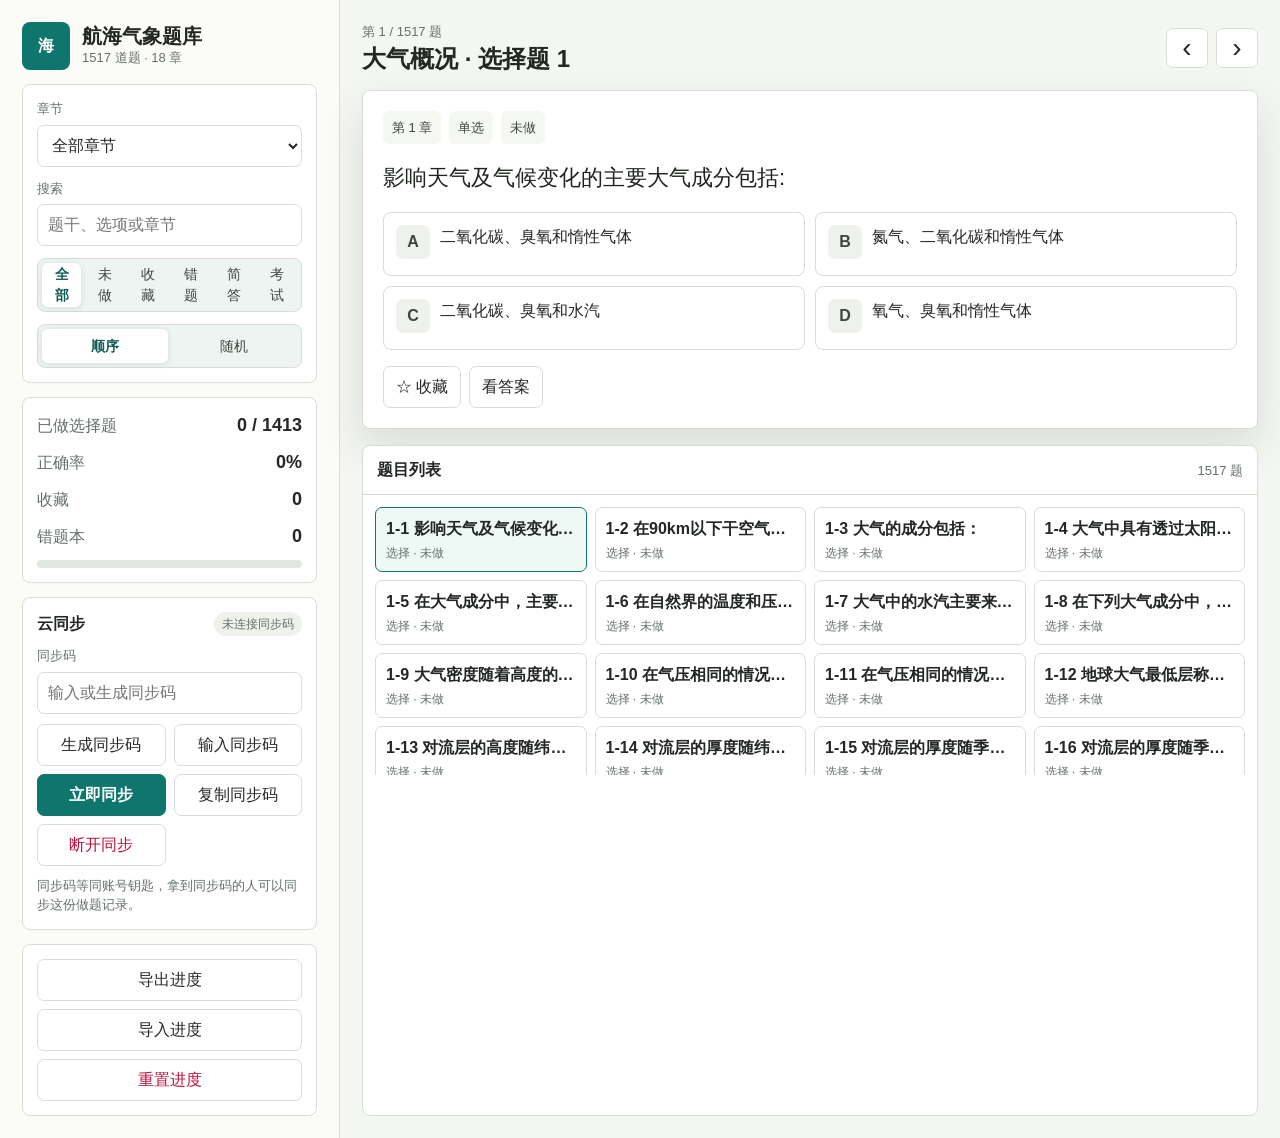
<file: index.html>
<!doctype html>
<html lang="zh-CN">
  <head>
    <meta charset="utf-8" />
    <meta name="viewport" content="width=device-width, initial-scale=1" />
    <title>航海气象题库练习</title>
    <link rel="stylesheet" href="src/styles.css?v=20260618-exam2" />
  </head>
  <body>
    <div class="app-shell">
      <aside class="sidebar">
        <div class="brand">
          <div class="brand-mark" aria-hidden="true">海</div>
          <div>
            <h1>航海气象题库</h1>
            <p id="bankMeta">正在载入题库</p>
          </div>
        </div>

        <section class="panel controls-panel" aria-label="筛选">
          <label class="field">
            <span>章节</span>
            <select id="chapterSelect"></select>
          </label>
          <label class="field">
            <span>搜索</span>
            <input id="searchInput" type="search" placeholder="题干、选项或章节" autocomplete="off" />
          </label>

          <div class="segmented" id="modeTabs" role="tablist" aria-label="题目范围">
            <button type="button" data-mode="all" class="active">全部</button>
            <button type="button" data-mode="undone">未做</button>
            <button type="button" data-mode="starred">收藏</button>
            <button type="button" data-mode="wrong">错题</button>
            <button type="button" data-mode="short">简答</button>
            <button type="button" data-mode="exam">考试</button>
          </div>

          <div class="segmented compact" id="orderTabs" role="tablist" aria-label="练习顺序">
            <button type="button" data-order="normal" class="active">顺序</button>
            <button type="button" data-order="random">随机</button>
          </div>
        </section>

        <section class="panel stats-panel" aria-label="练习统计">
          <div class="stat-row">
            <span>已做选择题</span>
            <strong id="answeredStat">0</strong>
          </div>
          <div class="stat-row">
            <span>正确率</span>
            <strong id="accuracyStat">0%</strong>
          </div>
          <div class="stat-row">
            <span>收藏</span>
            <strong id="favoriteStat">0</strong>
          </div>
          <div class="stat-row">
            <span>错题本</span>
            <strong id="wrongStat">0</strong>
          </div>
          <div class="progress-track" aria-hidden="true">
            <div id="progressFill"></div>
          </div>
        </section>

        <section class="panel sync-panel hidden" id="syncPanel" aria-label="云同步">
          <div class="sync-head">
            <strong>云同步</strong>
            <span id="syncStatus">未连接</span>
          </div>
          <label class="field">
            <span>同步码</span>
            <input id="syncCodeInput" type="text" placeholder="输入或生成同步码" autocomplete="off" spellcheck="false" />
          </label>
          <div class="sync-actions">
            <button type="button" id="generateSyncBtn" class="ghost-button">生成同步码</button>
            <button type="button" id="connectSyncBtn" class="ghost-button">输入同步码</button>
            <button type="button" id="syncNowBtn" class="primary-button">立即同步</button>
            <button type="button" id="copySyncBtn" class="ghost-button">复制同步码</button>
            <button type="button" id="disconnectSyncBtn" class="ghost-button danger">断开同步</button>
          </div>
          <p class="sync-help">同步码等同账号钥匙，拿到同步码的人可以同步这份做题记录。</p>
        </section>

        <section class="panel data-panel" aria-label="进度管理">
          <button type="button" id="exportBtn" class="ghost-button">导出进度</button>
          <button type="button" id="importBtn" class="ghost-button">导入进度</button>
          <button type="button" id="resetBtn" class="ghost-button danger">重置进度</button>
          <input id="importInput" type="file" accept="application/json" hidden />
        </section>
      </aside>

      <main class="workspace">
        <header class="topbar">
          <div>
            <div id="questionCounter" class="eyebrow">第 0 / 0 题</div>
            <h2 id="questionTitle">题目</h2>
          </div>
          <div class="nav-actions" aria-label="题目导航">
            <button type="button" id="prevBtn" class="icon-button" title="上一题" aria-label="上一题">‹</button>
            <button type="button" id="nextBtn" class="icon-button" title="下一题" aria-label="下一题">›</button>
          </div>
        </header>

        <section class="exam-panel hidden" id="examPanel" aria-label="模拟考试">
          <div class="exam-head">
            <div>
              <strong>模拟考试</strong>
              <span id="examSummary">按章节占比抽取 60 道选择题</span>
            </div>
            <div class="exam-actions">
              <button type="button" id="startExamBtn" class="primary-button">开始模拟考试</button>
              <button type="button" id="submitExamBtn" class="ghost-button">交卷</button>
              <button type="button" id="exitExamBtn" class="ghost-button">退出考试</button>
            </div>
          </div>
          <div id="examReport" class="exam-report hidden"></div>
        </section>

        <section class="question-panel" aria-live="polite">
          <div class="question-meta">
            <span id="chapterBadge"></span>
            <span id="typeBadge"></span>
            <span id="statusBadge"></span>
          </div>

          <div id="contextNotice" class="notice hidden"></div>
          <p id="questionText" class="question-text"></p>
          <div id="figureNotice" class="figure-notice hidden"></div>
          <div id="options" class="options"></div>

          <div id="shortBox" class="short-box hidden">
            <label class="field">
              <span>自测笔记</span>
              <textarea id="shortNote" rows="6" placeholder="写下自己的答案或复习要点"></textarea>
            </label>
          </div>

          <div id="feedback" class="feedback hidden"></div>

          <div class="question-actions">
            <button type="button" id="favoriteBtn" class="ghost-button">☆ 收藏</button>
            <button type="button" id="submitBtn" class="primary-button">提交答案</button>
            <button type="button" id="showAnswerBtn" class="ghost-button">看答案</button>
            <button type="button" id="masterBtn" class="ghost-button">标记掌握</button>
          </div>
        </section>

        <section class="list-panel" aria-label="题目列表">
          <div class="list-header">
            <strong id="listTitle">题目列表</strong>
            <span id="listCount">0 题</span>
          </div>
          <div id="questionList" class="question-list"></div>
        </section>
      </main>
    </div>

    <script src="src/questions.js"></script>
    <script src="src/sync-config.js?v=20260618-sync"></script>
    <script src="src/sync.js"></script>
    <script src="src/app.js?v=20260618-exam2"></script>
  </body>
</html>
</file>
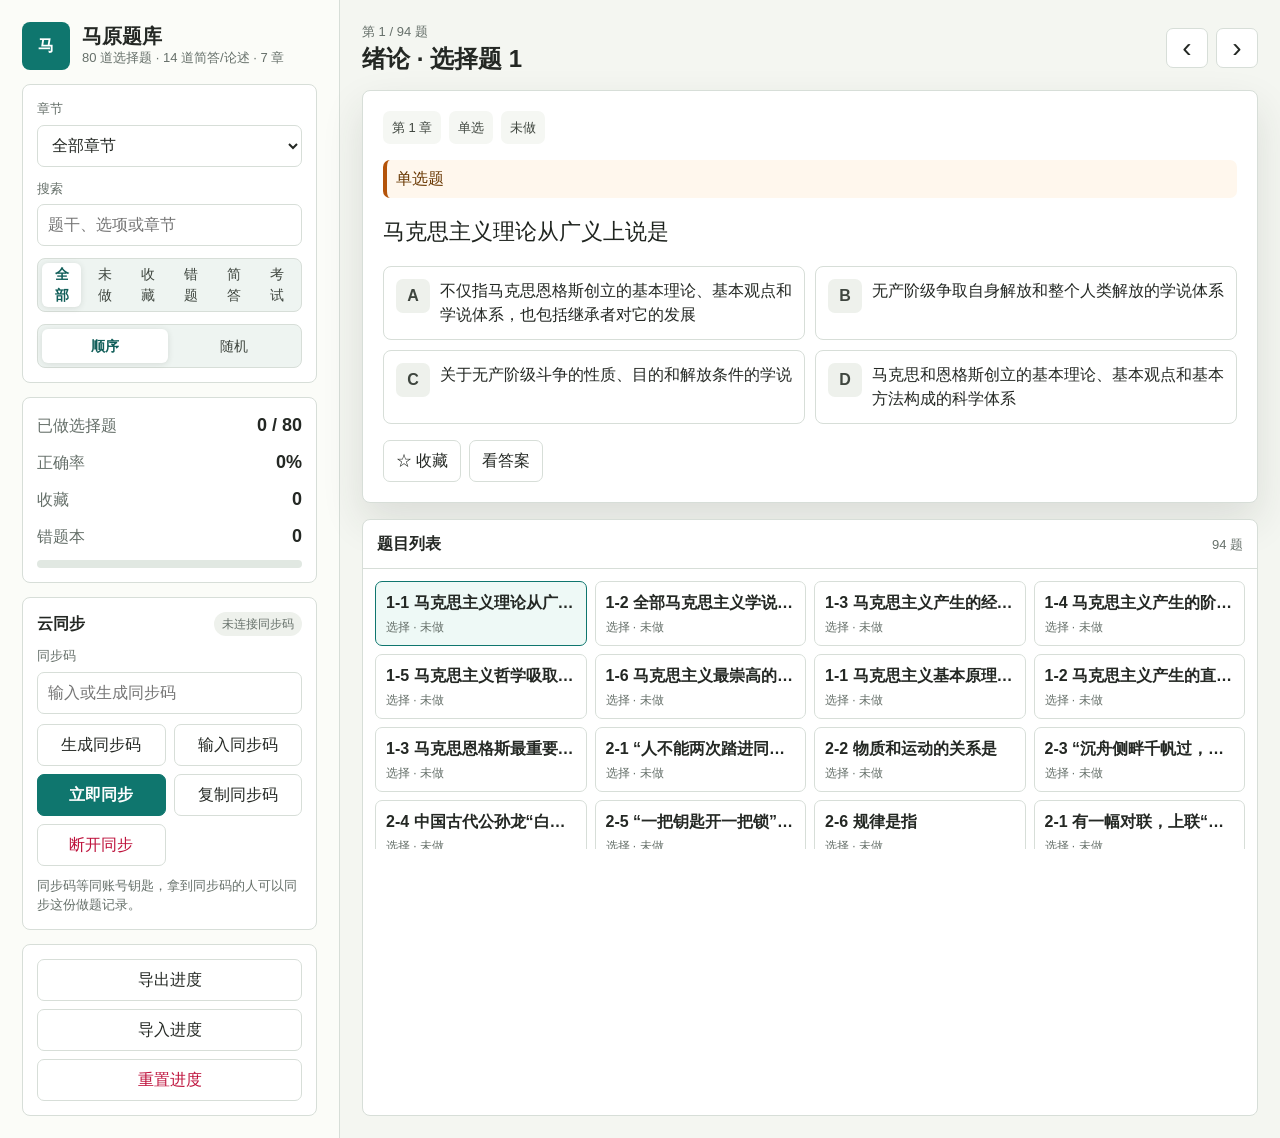
<file: mayuan/index.html>
<!doctype html>
<html lang="zh-CN">
  <head>
    <meta charset="utf-8" />
    <meta name="viewport" content="width=device-width, initial-scale=1" />
    <title>马原题库练习</title>
    <link rel="stylesheet" href="src/styles.css?v=20260630-mayuan2" />
  </head>
  <body>
    <div class="app-shell">
      <aside class="sidebar">
        <div class="brand">
          <div class="brand-mark" aria-hidden="true">马</div>
          <div>
            <h1>马原题库</h1>
            <p id="bankMeta">正在载入题库</p>
          </div>
        </div>

        <section class="panel controls-panel" aria-label="筛选">
          <label class="field">
            <span>章节</span>
            <select id="chapterSelect"></select>
          </label>
          <label class="field">
            <span>搜索</span>
            <input id="searchInput" type="search" placeholder="题干、选项或章节" autocomplete="off" />
          </label>

          <div class="segmented" id="modeTabs" role="tablist" aria-label="题目范围">
            <button type="button" data-mode="all" class="active">全部</button>
            <button type="button" data-mode="undone">未做</button>
            <button type="button" data-mode="starred">收藏</button>
            <button type="button" data-mode="wrong">错题</button>
            <button type="button" data-mode="short">简答</button>
            <button type="button" data-mode="exam">考试</button>
          </div>

          <div class="segmented compact" id="orderTabs" role="tablist" aria-label="练习顺序">
            <button type="button" data-order="normal" class="active">顺序</button>
            <button type="button" data-order="random">随机</button>
          </div>
        </section>

        <section class="panel stats-panel" aria-label="练习统计">
          <div class="stat-row">
            <span>已做选择题</span>
            <strong id="answeredStat">0</strong>
          </div>
          <div class="stat-row">
            <span>正确率</span>
            <strong id="accuracyStat">0%</strong>
          </div>
          <div class="stat-row">
            <span>收藏</span>
            <strong id="favoriteStat">0</strong>
          </div>
          <div class="stat-row">
            <span>错题本</span>
            <strong id="wrongStat">0</strong>
          </div>
          <div class="progress-track" aria-hidden="true">
            <div id="progressFill"></div>
          </div>
        </section>

        <section class="panel sync-panel hidden" id="syncPanel" aria-label="云同步">
          <div class="sync-head">
            <strong>云同步</strong>
            <span id="syncStatus">未连接</span>
          </div>
          <label class="field">
            <span>同步码</span>
            <input id="syncCodeInput" type="text" placeholder="输入或生成同步码" autocomplete="off" spellcheck="false" />
          </label>
          <div class="sync-actions">
            <button type="button" id="generateSyncBtn" class="ghost-button">生成同步码</button>
            <button type="button" id="connectSyncBtn" class="ghost-button">输入同步码</button>
            <button type="button" id="syncNowBtn" class="primary-button">立即同步</button>
            <button type="button" id="copySyncBtn" class="ghost-button">复制同步码</button>
            <button type="button" id="disconnectSyncBtn" class="ghost-button danger">断开同步</button>
          </div>
          <p class="sync-help">同步码等同账号钥匙，拿到同步码的人可以同步这份做题记录。</p>
        </section>

        <section class="panel data-panel" aria-label="进度管理">
          <button type="button" id="exportBtn" class="ghost-button">导出进度</button>
          <button type="button" id="importBtn" class="ghost-button">导入进度</button>
          <button type="button" id="resetBtn" class="ghost-button danger">重置进度</button>
          <input id="importInput" type="file" accept="application/json" hidden />
        </section>
      </aside>

      <main class="workspace">
        <header class="topbar">
          <div>
            <div id="questionCounter" class="eyebrow">第 0 / 0 题</div>
            <h2 id="questionTitle">题目</h2>
          </div>
          <div class="nav-actions" aria-label="题目导航">
            <button type="button" id="prevBtn" class="icon-button" title="上一题" aria-label="上一题">‹</button>
            <button type="button" id="nextBtn" class="icon-button" title="下一题" aria-label="下一题">›</button>
          </div>
        </header>

        <section class="exam-panel hidden" id="examPanel" aria-label="模拟考试">
          <div class="exam-head">
            <div>
              <strong>模拟考试</strong>
              <span id="examSummary">按章节占比抽取 60 道选择题</span>
            </div>
            <div class="exam-actions">
              <button type="button" id="startExamBtn" class="primary-button">开始模拟考试</button>
              <button type="button" id="submitExamBtn" class="ghost-button">交卷</button>
              <button type="button" id="exitExamBtn" class="ghost-button">退出考试</button>
            </div>
          </div>
          <div id="examReport" class="exam-report hidden"></div>
        </section>

        <section class="question-panel" aria-live="polite">
          <div class="question-meta">
            <span id="chapterBadge"></span>
            <span id="typeBadge"></span>
            <span id="statusBadge"></span>
          </div>

          <div id="contextNotice" class="notice hidden"></div>
          <p id="questionText" class="question-text"></p>
          <div id="figureNotice" class="figure-notice hidden"></div>
          <div id="options" class="options"></div>

          <div id="shortBox" class="short-box hidden">
            <label class="field">
              <span>自测笔记</span>
              <textarea id="shortNote" rows="6" placeholder="写下自己的答案或复习要点"></textarea>
            </label>
          </div>

          <div id="feedback" class="feedback hidden"></div>

          <div class="question-actions">
            <button type="button" id="favoriteBtn" class="ghost-button">☆ 收藏</button>
            <button type="button" id="submitBtn" class="primary-button">提交答案</button>
            <button type="button" id="showAnswerBtn" class="ghost-button">看答案</button>
            <button type="button" id="masterBtn" class="ghost-button">标记掌握</button>
          </div>
        </section>

        <section class="list-panel" aria-label="题目列表">
          <div class="list-header">
            <strong id="listTitle">题目列表</strong>
            <span id="listCount">0 题</span>
          </div>
          <div id="questionList" class="question-list"></div>
        </section>
      </main>
    </div>

    <script src="src/questions.js?v=20260630-mayuan2"></script>
    <script src="src/sync-config.js?v=20260630-mayuan2"></script>
    <script src="src/sync.js?v=20260630-mayuan2"></script>
    <script src="src/app.js?v=20260630-mayuan2"></script>
  </body>
</html>
</file>
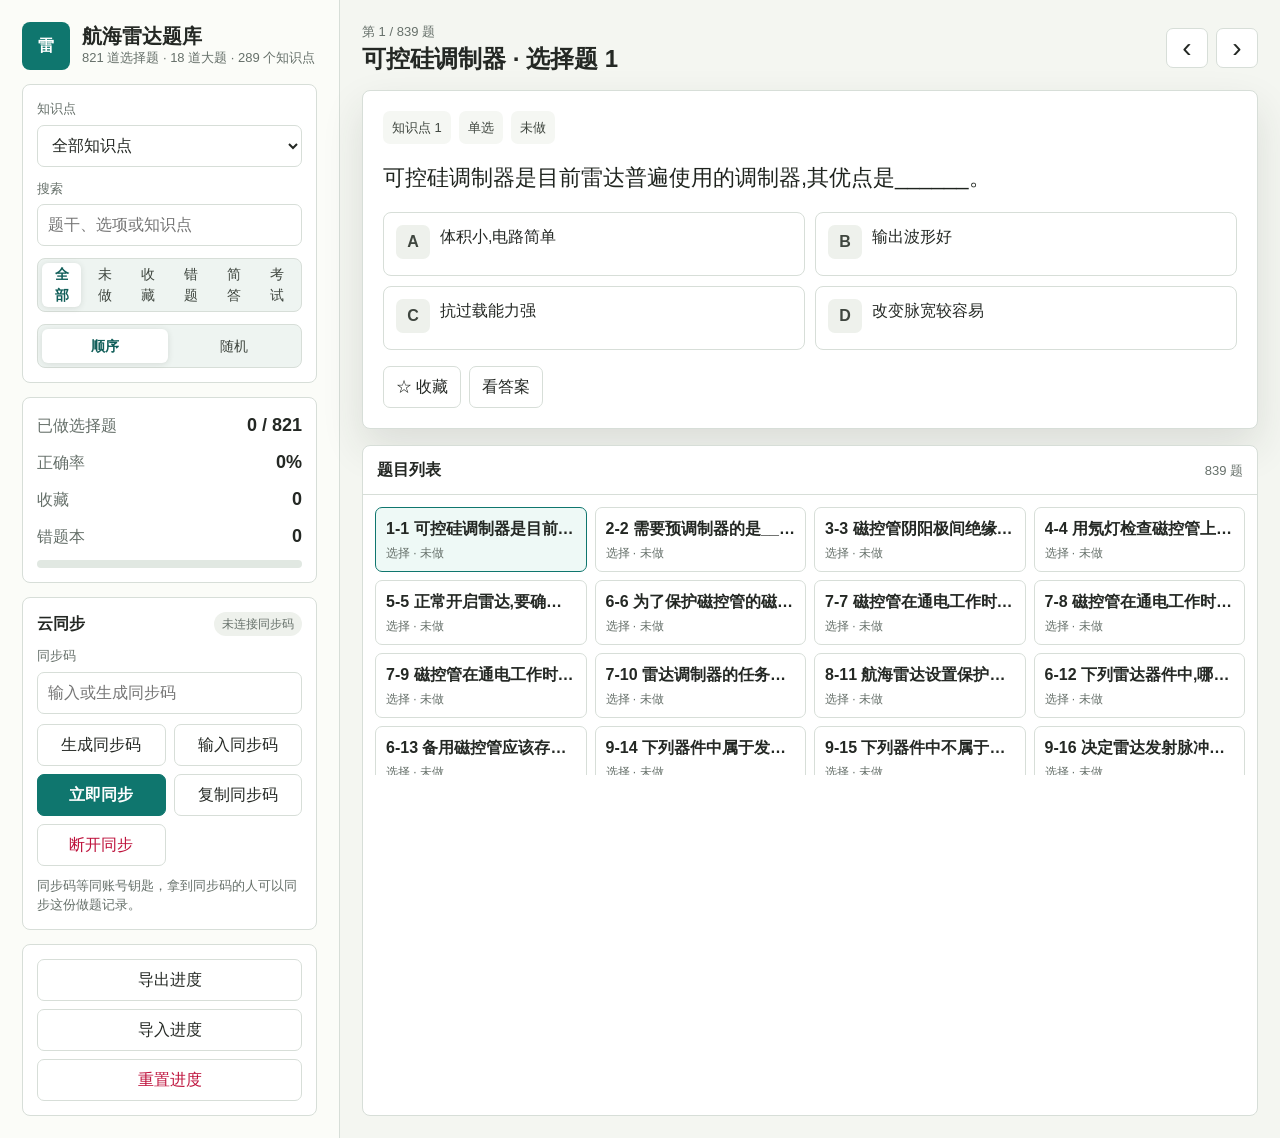
<file: radar/index.html>
<!doctype html>
<html lang="zh-CN">
  <head>
    <meta charset="utf-8" />
    <meta name="viewport" content="width=device-width, initial-scale=1" />
    <title>航海雷达题库练习</title>
    <link rel="stylesheet" href="src/styles.css?v=20260618-radar1" />
  </head>
  <body>
    <div class="app-shell">
      <aside class="sidebar">
        <div class="brand">
          <div class="brand-mark" aria-hidden="true">雷</div>
          <div>
            <h1>航海雷达题库</h1>
            <p id="bankMeta">正在载入题库</p>
          </div>
        </div>

        <section class="panel controls-panel" aria-label="筛选">
          <label class="field">
            <span>知识点</span>
            <select id="chapterSelect"></select>
          </label>
          <label class="field">
            <span>搜索</span>
            <input id="searchInput" type="search" placeholder="题干、选项或知识点" autocomplete="off" />
          </label>

          <div class="segmented" id="modeTabs" role="tablist" aria-label="题目范围">
            <button type="button" data-mode="all" class="active">全部</button>
            <button type="button" data-mode="undone">未做</button>
            <button type="button" data-mode="starred">收藏</button>
            <button type="button" data-mode="wrong">错题</button>
            <button type="button" data-mode="short">简答</button>
            <button type="button" data-mode="exam">考试</button>
          </div>

          <div class="segmented compact" id="orderTabs" role="tablist" aria-label="练习顺序">
            <button type="button" data-order="normal" class="active">顺序</button>
            <button type="button" data-order="random">随机</button>
          </div>
        </section>

        <section class="panel stats-panel" aria-label="练习统计">
          <div class="stat-row">
            <span>已做选择题</span>
            <strong id="answeredStat">0</strong>
          </div>
          <div class="stat-row">
            <span>正确率</span>
            <strong id="accuracyStat">0%</strong>
          </div>
          <div class="stat-row">
            <span>收藏</span>
            <strong id="favoriteStat">0</strong>
          </div>
          <div class="stat-row">
            <span>错题本</span>
            <strong id="wrongStat">0</strong>
          </div>
          <div class="progress-track" aria-hidden="true">
            <div id="progressFill"></div>
          </div>
        </section>

        <section class="panel sync-panel hidden" id="syncPanel" aria-label="云同步">
          <div class="sync-head">
            <strong>云同步</strong>
            <span id="syncStatus">未连接</span>
          </div>
          <label class="field">
            <span>同步码</span>
            <input id="syncCodeInput" type="text" placeholder="输入或生成同步码" autocomplete="off" spellcheck="false" />
          </label>
          <div class="sync-actions">
            <button type="button" id="generateSyncBtn" class="ghost-button">生成同步码</button>
            <button type="button" id="connectSyncBtn" class="ghost-button">输入同步码</button>
            <button type="button" id="syncNowBtn" class="primary-button">立即同步</button>
            <button type="button" id="copySyncBtn" class="ghost-button">复制同步码</button>
            <button type="button" id="disconnectSyncBtn" class="ghost-button danger">断开同步</button>
          </div>
          <p class="sync-help">同步码等同账号钥匙，拿到同步码的人可以同步这份做题记录。</p>
        </section>

        <section class="panel data-panel" aria-label="进度管理">
          <button type="button" id="exportBtn" class="ghost-button">导出进度</button>
          <button type="button" id="importBtn" class="ghost-button">导入进度</button>
          <button type="button" id="resetBtn" class="ghost-button danger">重置进度</button>
          <input id="importInput" type="file" accept="application/json" hidden />
        </section>
      </aside>

      <main class="workspace">
        <header class="topbar">
          <div>
            <div id="questionCounter" class="eyebrow">第 0 / 0 题</div>
            <h2 id="questionTitle">题目</h2>
          </div>
          <div class="nav-actions" aria-label="题目导航">
            <button type="button" id="prevBtn" class="icon-button" title="上一题" aria-label="上一题">‹</button>
            <button type="button" id="nextBtn" class="icon-button" title="下一题" aria-label="下一题">›</button>
          </div>
        </header>

        <section class="exam-panel hidden" id="examPanel" aria-label="模拟考试">
          <div class="exam-head">
            <div>
              <strong>模拟考试</strong>
              <span id="examSummary">按知识点占比抽取 60 道选择题</span>
            </div>
            <div class="exam-actions">
              <button type="button" id="startExamBtn" class="primary-button">开始模拟考试</button>
              <button type="button" id="submitExamBtn" class="ghost-button">交卷</button>
              <button type="button" id="exitExamBtn" class="ghost-button">退出考试</button>
            </div>
          </div>
          <div id="examReport" class="exam-report hidden"></div>
        </section>

        <section class="question-panel" aria-live="polite">
          <div class="question-meta">
            <span id="chapterBadge"></span>
            <span id="typeBadge"></span>
            <span id="statusBadge"></span>
          </div>

          <div id="contextNotice" class="notice hidden"></div>
          <p id="questionText" class="question-text"></p>
          <div id="figureNotice" class="figure-notice hidden"></div>
          <div id="options" class="options"></div>

          <div id="shortBox" class="short-box hidden">
            <label class="field">
              <span>自测笔记</span>
              <textarea id="shortNote" rows="6" placeholder="写下自己的答案或复习要点"></textarea>
            </label>
          </div>

          <div id="feedback" class="feedback hidden"></div>

          <div class="question-actions">
            <button type="button" id="favoriteBtn" class="ghost-button">☆ 收藏</button>
            <button type="button" id="submitBtn" class="primary-button">提交答案</button>
            <button type="button" id="showAnswerBtn" class="ghost-button">看答案</button>
            <button type="button" id="masterBtn" class="ghost-button">标记掌握</button>
          </div>
        </section>

        <section class="list-panel" aria-label="题目列表">
          <div class="list-header">
            <strong id="listTitle">题目列表</strong>
            <span id="listCount">0 题</span>
          </div>
          <div id="questionList" class="question-list"></div>
        </section>
      </main>
    </div>

    <script src="src/questions.js"></script>
    <script src="src/sync-config.js?v=20260618-sync"></script>
    <script src="src/sync.js"></script>
    <script src="src/app.js?v=20260618-radar1"></script>
  </body>
</html>
</file>
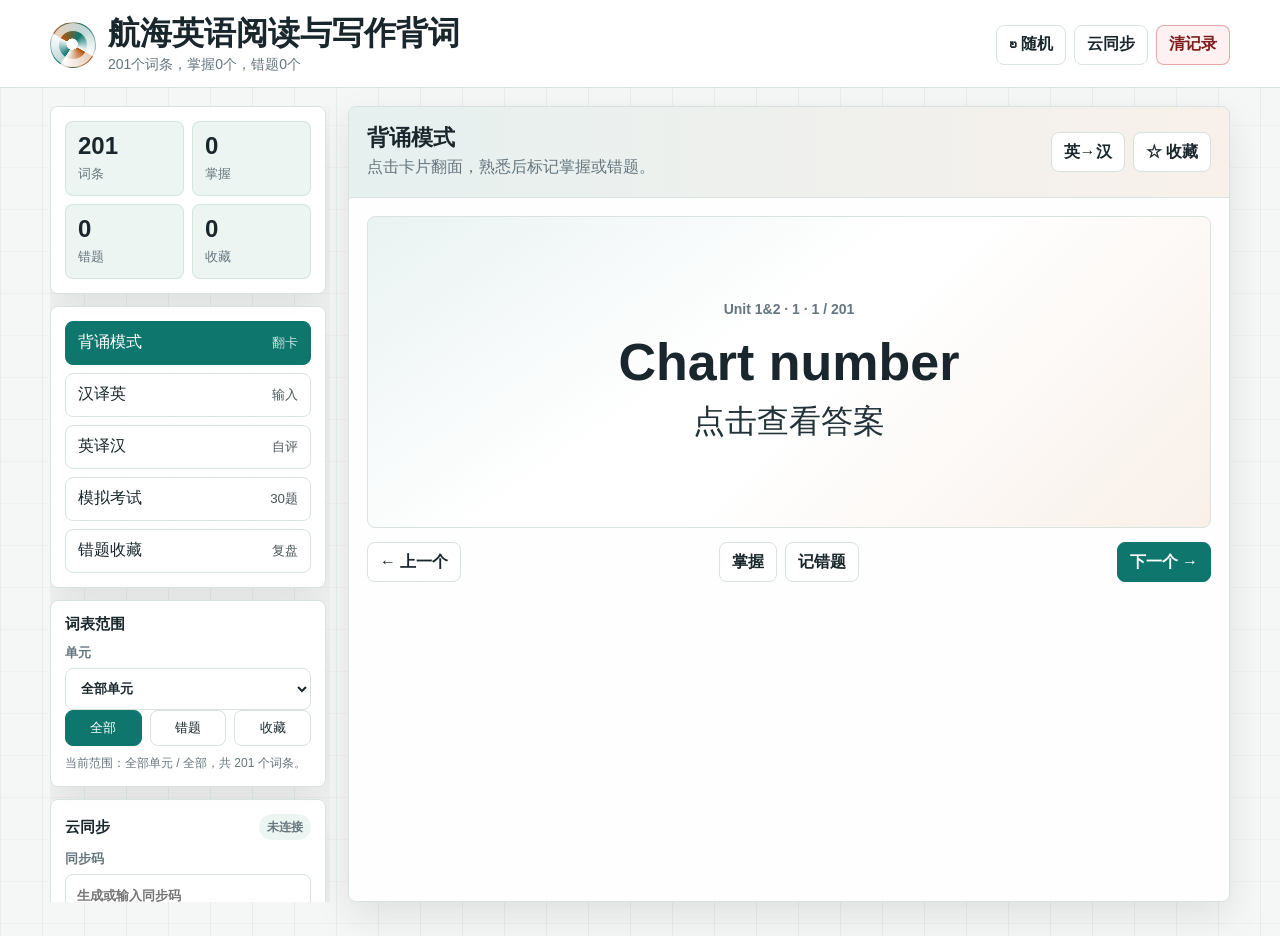
<file: vocab/index.html>
<!doctype html>
<html lang="zh-CN">
<head>
  <meta charset="utf-8">
  <meta name="viewport" content="width=device-width, initial-scale=1">
  <title>航海英语阅读与写作背词</title>
  <link rel="stylesheet" href="styles.css?v=20260627-vocab2">
</head>
<body>
  <div class="app-shell">
    <header class="topbar">
      <div class="topbar-inner">
        <div class="brand">
          <div class="brand-mark" aria-hidden="true"></div>
          <div>
            <h1>航海英语阅读与写作背词</h1>
            <p id="subtitle">201个词条，按考试题型来练</p>
          </div>
        </div>
        <div class="toolbar">
          <button class="button" id="shuffleBtn" type="button">↻ 随机</button>
          <button class="button" id="syncTopBtn" type="button">云同步</button>
          <button class="button danger" id="resetBtn" type="button">清记录</button>
        </div>
      </div>
    </header>

    <main class="main">
      <aside class="side" aria-label="学习设置">
        <section class="panel">
          <div class="stats">
            <div class="stat"><strong id="totalStat">201</strong><span>词条</span></div>
            <div class="stat"><strong id="masteredStat">0</strong><span>掌握</span></div>
            <div class="stat"><strong id="wrongStat">0</strong><span>错题</span></div>
            <div class="stat"><strong id="favoriteStat">0</strong><span>收藏</span></div>
          </div>
        </section>

        <nav class="panel tabs" aria-label="模式切换">
          <button class="tab" data-mode="review" aria-selected="true" type="button"><span>背诵模式</span><small>翻卡</small></button>
          <button class="tab" data-mode="cn2en" aria-selected="false" type="button"><span>汉译英</span><small>输入</small></button>
          <button class="tab" data-mode="en2cn" aria-selected="false" type="button"><span>英译汉</span><small>自评</small></button>
          <button class="tab" data-mode="exam" aria-selected="false" type="button"><span>模拟考试</span><small>30题</small></button>
          <button class="tab" data-mode="book" aria-selected="false" type="button"><span>错题收藏</span><small>复盘</small></button>
        </nav>

        <section class="panel">
          <h2 class="panel-title">词表范围</h2>
          <label class="field">
            <span>单元</span>
            <select id="unitSelect"></select>
          </label>
          <div class="chips" role="group" aria-label="词条筛选">
            <button class="chip active" data-filter="all" type="button">全部</button>
            <button class="chip" data-filter="wrong" type="button">错题</button>
            <button class="chip" data-filter="favorite" type="button">收藏</button>
          </div>
          <p class="note" id="scopeNote">当前使用全部词条。</p>
        </section>

        <section class="panel" id="syncPanel">
          <div class="sync-head">
            <h2 class="panel-title" style="margin:0">云同步</h2>
            <span class="pill" id="syncStatus">未连接</span>
          </div>
          <label class="field">
            <span>同步码</span>
            <input id="syncCodeInput" type="text" autocomplete="off" spellcheck="false" placeholder="生成或输入同步码">
          </label>
          <div class="sync-actions">
            <button class="button" id="generateSyncBtn" type="button">生成</button>
            <button class="button primary" id="connectSyncBtn" type="button">连接</button>
            <button class="button" id="syncNowBtn" type="button">立即同步</button>
            <button class="button" id="copySyncBtn" type="button">复制</button>
            <button class="button danger" id="disconnectSyncBtn" type="button">断开</button>
          </div>
          <p class="note">同步码等同账号钥匙。其他设备打开本页后输入同一同步码，就能同步进度。</p>
        </section>
      </aside>

      <section class="study-surface" aria-live="polite">
        <div class="surface-head">
          <div>
            <h2 id="modeTitle">背诵模式</h2>
            <p id="modeDesc">点击卡片翻面，顺序或随机推进。</p>
          </div>
          <div class="surface-actions" id="modeActions"></div>
        </div>
        <div class="surface-body" id="content"></div>
      </section>
    </main>
  </div>
  <div class="toast" id="toast" role="status"></div>
  <script src="words.js?v=20260627-vocab2"></script>
  <script src="app.js?v=20260627-vocab2"></script>
</body>
</html>
</file>
<file: src/styles.css>
:root {
  color-scheme: light;
  --bg: #f4f6f1;
  --surface: #ffffff;
  --surface-2: #eef4f1;
  --text: #242824;
  --muted: #66706a;
  --line: #d7ded8;
  --teal: #0f766e;
  --teal-dark: #115e59;
  --amber: #b45309;
  --rose: #be123c;
  --green: #15803d;
  --ink-soft: #3f463f;
  --shadow: 0 18px 42px rgba(41, 51, 44, 0.12);
}

* {
  box-sizing: border-box;
}

body {
  margin: 0;
  min-height: 100vh;
  background: var(--bg);
  color: var(--text);
  font-family: -apple-system, BlinkMacSystemFont, "Segoe UI", "PingFang SC", "Microsoft YaHei", sans-serif;
  font-size: 16px;
  line-height: 1.5;
}

button,
input,
select,
textarea {
  font: inherit;
}

button {
  cursor: pointer;
}

.app-shell {
  display: grid;
  grid-template-columns: minmax(280px, 340px) minmax(0, 1fr);
  min-height: 100vh;
}

.sidebar {
  display: flex;
  flex-direction: column;
  gap: 14px;
  padding: 22px;
  border-right: 1px solid var(--line);
  background: #fbfcf8;
}

.brand {
  display: grid;
  grid-template-columns: 48px 1fr;
  gap: 12px;
  align-items: center;
  min-width: 0;
}

.brand-mark {
  display: grid;
  place-items: center;
  width: 48px;
  height: 48px;
  border-radius: 8px;
  background: var(--teal);
  color: #fff;
  font-weight: 800;
}

h1,
h2,
p {
  margin: 0;
}

h1 {
  font-size: 20px;
  line-height: 1.2;
}

h2 {
  margin-top: 2px;
  font-size: 24px;
  line-height: 1.25;
}

.brand p,
.eyebrow,
.list-header span,
.field span,
.question-meta span {
  color: var(--muted);
  font-size: 13px;
}

.panel,
.question-panel,
.list-panel {
  border: 1px solid var(--line);
  border-radius: 8px;
  background: var(--surface);
}

.panel {
  padding: 14px;
}

.controls-panel {
  display: grid;
  gap: 12px;
}

.field {
  display: grid;
  gap: 6px;
}

.field input,
.field select,
.field textarea {
  width: 100%;
  min-width: 0;
  border: 1px solid var(--line);
  border-radius: 7px;
  background: #fff;
  color: var(--text);
  outline: none;
}

.field input,
.field select {
  min-height: 42px;
  padding: 8px 10px;
}

.field textarea {
  resize: vertical;
  min-height: 150px;
  padding: 10px 12px;
}

.field input:focus,
.field select:focus,
.field textarea:focus {
  border-color: var(--teal);
  box-shadow: 0 0 0 3px rgba(15, 118, 110, 0.12);
}

.segmented {
  display: grid;
  grid-template-columns: repeat(6, minmax(0, 1fr));
  gap: 4px;
  padding: 4px;
  border: 1px solid var(--line);
  border-radius: 8px;
  background: var(--surface-2);
}

.segmented.compact {
  grid-template-columns: repeat(2, minmax(0, 1fr));
}

.segmented button {
  min-height: 34px;
  border: 0;
  border-radius: 6px;
  background: transparent;
  color: var(--ink-soft);
  font-size: 14px;
}

.segmented button.active {
  background: var(--surface);
  color: var(--teal-dark);
  box-shadow: 0 1px 6px rgba(41, 51, 44, 0.12);
  font-weight: 700;
}

.segmented button:disabled {
  cursor: default;
  opacity: 0.55;
}

.stats-panel {
  display: grid;
  gap: 10px;
}

.stat-row {
  display: flex;
  align-items: center;
  justify-content: space-between;
  gap: 12px;
  color: var(--muted);
}

.stat-row strong {
  color: var(--text);
  font-size: 18px;
}

.progress-track {
  height: 8px;
  overflow: hidden;
  border-radius: 999px;
  background: #e1e8e2;
}

.progress-track div {
  width: 0%;
  height: 100%;
  background: var(--teal);
  transition: width 180ms ease;
}

.data-panel {
  display: grid;
  grid-template-columns: 1fr;
  gap: 8px;
}

.sync-panel {
  display: grid;
  gap: 10px;
}

.sync-head {
  display: flex;
  align-items: center;
  justify-content: space-between;
  gap: 12px;
}

.sync-head span {
  border-radius: 999px;
  padding: 3px 8px;
  background: #eef1ec;
  color: var(--muted);
  font-size: 12px;
  white-space: nowrap;
}

.sync-head span.synced {
  background: #ecfdf3;
  color: var(--green);
}

.sync-head span.pending,
.sync-head span.syncing {
  background: #fff7ed;
  color: var(--amber);
}

.sync-head span.error {
  background: #fff1f2;
  color: var(--rose);
}

.sync-actions {
  display: grid;
  grid-template-columns: repeat(2, minmax(0, 1fr));
  gap: 8px;
}

.sync-actions button {
  white-space: normal;
}

.sync-help {
  color: var(--muted);
  font-size: 13px;
}

.workspace {
  display: grid;
  grid-template-rows: auto auto minmax(180px, 1fr);
  gap: 16px;
  padding: 22px;
  min-width: 0;
}

.topbar {
  display: flex;
  align-items: center;
  justify-content: space-between;
  gap: 18px;
}

.exam-panel {
  display: grid;
  gap: 14px;
  padding: 16px;
  border: 1px solid var(--line);
  border-radius: 8px;
  background: var(--surface);
}

.exam-head {
  display: flex;
  align-items: center;
  justify-content: space-between;
  gap: 16px;
}

.exam-head > div:first-child {
  display: grid;
  gap: 3px;
}

.exam-head span {
  color: var(--muted);
  font-size: 14px;
}

.exam-actions {
  display: flex;
  align-items: center;
  gap: 8px;
  flex-wrap: wrap;
  justify-content: flex-end;
}

.exam-report {
  display: grid;
  gap: 12px;
  padding-top: 12px;
  border-top: 1px solid var(--line);
}

.exam-metrics {
  display: grid;
  grid-template-columns: repeat(6, minmax(0, 1fr));
  gap: 8px;
}

.exam-metric {
  display: grid;
  gap: 2px;
  min-height: 64px;
  padding: 9px;
  border: 1px solid var(--line);
  border-radius: 7px;
  background: #fbfcf8;
}

.exam-metric strong {
  font-size: 20px;
}

.exam-metric span,
.weak-list,
.chapter-row {
  color: var(--muted);
  font-size: 13px;
}

.weak-list,
.chapter-results {
  display: grid;
  gap: 8px;
}

.weak-list div,
.chapter-row {
  border: 1px solid var(--line);
  border-radius: 7px;
  background: #fbfcf8;
}

.weak-list div {
  padding: 8px 10px;
}

.chapter-row {
  display: flex;
  align-items: center;
  justify-content: space-between;
  gap: 12px;
  padding: 9px 10px;
}

.chapter-row span {
  min-width: 0;
}

.chapter-row strong {
  flex: 0 0 auto;
  color: var(--ink-soft);
  font-size: 13px;
  white-space: nowrap;
}

.nav-actions,
.question-actions {
  display: flex;
  align-items: center;
  gap: 8px;
  flex-wrap: wrap;
}

.icon-button,
.ghost-button,
.primary-button {
  min-height: 40px;
  border-radius: 7px;
  border: 1px solid var(--line);
  background: #fff;
  color: var(--text);
}

.icon-button {
  width: 42px;
  padding: 0;
  font-size: 28px;
  line-height: 1;
}

.ghost-button,
.primary-button {
  padding: 8px 12px;
  white-space: nowrap;
}

.primary-button {
  border-color: var(--teal);
  background: var(--teal);
  color: #fff;
  font-weight: 700;
}

.primary-button:hover,
.primary-button:focus {
  background: var(--teal-dark);
}

.ghost-button:hover,
.ghost-button:focus,
.icon-button:hover,
.icon-button:focus {
  border-color: var(--teal);
  color: var(--teal-dark);
}

.ghost-button.danger {
  color: var(--rose);
}

.ghost-button.danger:hover,
.ghost-button.danger:focus {
  border-color: var(--rose);
}

.question-panel {
  display: grid;
  gap: 16px;
  padding: 20px;
  box-shadow: var(--shadow);
}

.question-meta {
  display: flex;
  gap: 8px;
  flex-wrap: wrap;
}

.question-meta span,
.notice,
.figure-notice,
.feedback {
  border-radius: 7px;
  padding: 7px 9px;
  background: #f5f7f3;
}

.question-meta span {
  color: var(--ink-soft);
}

.question-text {
  max-width: 980px;
  font-size: 22px;
  line-height: 1.65;
  color: #1f241f;
}

.notice {
  border-left: 4px solid var(--amber);
  color: #6b3a05;
  background: #fff7ed;
}

.figure-notice {
  border-left: 4px solid var(--teal);
  color: var(--teal-dark);
  background: #ecfdf5;
}

.options {
  display: grid;
  grid-template-columns: repeat(2, minmax(0, 1fr));
  gap: 10px;
}

.option-button {
  display: grid;
  grid-template-columns: 34px minmax(0, 1fr);
  gap: 10px;
  align-items: start;
  width: 100%;
  min-height: 64px;
  padding: 12px;
  border: 1px solid var(--line);
  border-radius: 8px;
  background: #fff;
  color: var(--text);
  text-align: left;
}

.option-button:hover,
.option-button:focus {
  border-color: var(--teal);
  box-shadow: 0 0 0 3px rgba(15, 118, 110, 0.1);
}

.option-button:disabled {
  cursor: default;
}

.option-button.locked:hover,
.option-button.locked:focus {
  box-shadow: none;
}

.option-button.selected {
  border-color: var(--teal);
  background: #eef9f6;
}

.option-button.correct {
  border-color: var(--green);
  background: #ecfdf3;
}

.option-button.wrong {
  border-color: var(--rose);
  background: #fff1f2;
}

.option-key {
  display: grid;
  place-items: center;
  width: 34px;
  height: 34px;
  border-radius: 7px;
  background: #eef1ec;
  color: var(--ink-soft);
  font-weight: 800;
}

.option-button.selected .option-key {
  background: var(--teal);
  color: #fff;
}

.option-text {
  min-width: 0;
  overflow-wrap: anywhere;
}

.feedback {
  border-left: 4px solid var(--line);
  color: var(--ink-soft);
}

.feedback.good {
  border-color: var(--green);
  background: #f0fdf4;
  color: #14532d;
}

.feedback.bad {
  border-color: var(--rose);
  background: #fff1f2;
  color: #7f1d1d;
}

.feedback.info {
  border-color: var(--teal);
  background: #f0fdfa;
  color: var(--teal-dark);
}

.short-box {
  max-width: 860px;
}

.hidden {
  display: none !important;
}

.list-panel {
  min-height: 0;
  overflow: hidden;
}

.list-header {
  display: flex;
  align-items: center;
  justify-content: space-between;
  gap: 12px;
  padding: 12px 14px;
  border-bottom: 1px solid var(--line);
}

.question-list {
  display: grid;
  grid-template-columns: repeat(auto-fill, minmax(190px, 1fr));
  gap: 8px;
  max-height: 280px;
  overflow: auto;
  padding: 12px;
}

.question-jump {
  display: grid;
  gap: 3px;
  min-height: 58px;
  padding: 9px 10px;
  border: 1px solid var(--line);
  border-radius: 7px;
  background: #fff;
  color: var(--text);
  text-align: left;
}

.question-jump.active {
  border-color: var(--teal);
  background: #eef9f6;
}

.question-jump .jump-title {
  overflow: hidden;
  text-overflow: ellipsis;
  white-space: nowrap;
  font-weight: 700;
}

.question-jump .jump-meta {
  color: var(--muted);
  font-size: 12px;
}

.badge-good {
  color: var(--green);
}

.badge-bad {
  color: var(--rose);
}

.badge-warn {
  color: var(--amber);
}

.empty-state {
  padding: 24px;
  color: var(--muted);
}

@media (max-width: 980px) {
  .app-shell {
    grid-template-columns: 1fr;
  }

  .sidebar {
    border-right: 0;
    border-bottom: 1px solid var(--line);
  }

  .workspace {
    padding-top: 12px;
  }

  .options {
    grid-template-columns: 1fr;
  }

  .exam-metrics {
    grid-template-columns: repeat(3, minmax(0, 1fr));
  }
}

@media (max-width: 640px) {
  .sidebar,
  .workspace {
    padding: 14px;
  }

  .topbar {
    align-items: stretch;
    flex-direction: column;
  }

  .segmented {
    grid-template-columns: repeat(3, minmax(0, 1fr));
  }

  .exam-head {
    align-items: stretch;
    flex-direction: column;
  }

  .exam-actions {
    display: grid;
    grid-template-columns: 1fr;
    justify-content: stretch;
  }

  .exam-actions button {
    width: 100%;
    white-space: normal;
  }

  .exam-metrics {
    grid-template-columns: repeat(2, minmax(0, 1fr));
  }

  .chapter-row {
    align-items: flex-start;
    flex-direction: column;
    gap: 4px;
  }

  .chapter-row strong {
    white-space: normal;
  }

  .nav-actions {
    justify-content: space-between;
  }

  .icon-button {
    flex: 1;
  }

  .question-panel {
    padding: 16px;
  }

  .question-text {
    font-size: 19px;
  }

  .question-actions {
    display: grid;
    grid-template-columns: repeat(2, minmax(0, 1fr));
  }

  .question-actions button {
    width: 100%;
    white-space: normal;
  }
}
</file>
<file: mayuan/src/styles.css>
:root {
  color-scheme: light;
  --bg: #f4f6f1;
  --surface: #ffffff;
  --surface-2: #eef4f1;
  --text: #242824;
  --muted: #66706a;
  --line: #d7ded8;
  --teal: #0f766e;
  --teal-dark: #115e59;
  --amber: #b45309;
  --rose: #be123c;
  --green: #15803d;
  --ink-soft: #3f463f;
  --shadow: 0 18px 42px rgba(41, 51, 44, 0.12);
}

* {
  box-sizing: border-box;
}

body {
  margin: 0;
  min-height: 100vh;
  background: var(--bg);
  color: var(--text);
  font-family: -apple-system, BlinkMacSystemFont, "Segoe UI", "PingFang SC", "Microsoft YaHei", sans-serif;
  font-size: 16px;
  line-height: 1.5;
}

button,
input,
select,
textarea {
  font: inherit;
}

button {
  cursor: pointer;
}

.app-shell {
  display: grid;
  grid-template-columns: minmax(280px, 340px) minmax(0, 1fr);
  min-height: 100vh;
}

.sidebar {
  display: flex;
  flex-direction: column;
  gap: 14px;
  padding: 22px;
  border-right: 1px solid var(--line);
  background: #fbfcf8;
}

.brand {
  display: grid;
  grid-template-columns: 48px 1fr;
  gap: 12px;
  align-items: center;
  min-width: 0;
}

.brand-mark {
  display: grid;
  place-items: center;
  width: 48px;
  height: 48px;
  border-radius: 8px;
  background: var(--teal);
  color: #fff;
  font-weight: 800;
}

h1,
h2,
p {
  margin: 0;
}

h1 {
  font-size: 20px;
  line-height: 1.2;
}

h2 {
  margin-top: 2px;
  font-size: 24px;
  line-height: 1.25;
}

.brand p,
.eyebrow,
.list-header span,
.field span,
.question-meta span {
  color: var(--muted);
  font-size: 13px;
}

.panel,
.question-panel,
.list-panel {
  border: 1px solid var(--line);
  border-radius: 8px;
  background: var(--surface);
}

.panel {
  padding: 14px;
}

.controls-panel {
  display: grid;
  gap: 12px;
}

.field {
  display: grid;
  gap: 6px;
}

.field input,
.field select,
.field textarea {
  width: 100%;
  min-width: 0;
  border: 1px solid var(--line);
  border-radius: 7px;
  background: #fff;
  color: var(--text);
  outline: none;
}

.field input,
.field select {
  min-height: 42px;
  padding: 8px 10px;
}

.field textarea {
  resize: vertical;
  min-height: 150px;
  padding: 10px 12px;
}

.field input:focus,
.field select:focus,
.field textarea:focus {
  border-color: var(--teal);
  box-shadow: 0 0 0 3px rgba(15, 118, 110, 0.12);
}

.segmented {
  display: grid;
  grid-template-columns: repeat(6, minmax(0, 1fr));
  gap: 4px;
  padding: 4px;
  border: 1px solid var(--line);
  border-radius: 8px;
  background: var(--surface-2);
}

.segmented.compact {
  grid-template-columns: repeat(2, minmax(0, 1fr));
}

.segmented button {
  min-height: 34px;
  border: 0;
  border-radius: 6px;
  background: transparent;
  color: var(--ink-soft);
  font-size: 14px;
}

.segmented button.active {
  background: var(--surface);
  color: var(--teal-dark);
  box-shadow: 0 1px 6px rgba(41, 51, 44, 0.12);
  font-weight: 700;
}

.segmented button:disabled {
  cursor: default;
  opacity: 0.55;
}

.stats-panel {
  display: grid;
  gap: 10px;
}

.stat-row {
  display: flex;
  align-items: center;
  justify-content: space-between;
  gap: 12px;
  color: var(--muted);
}

.stat-row strong {
  color: var(--text);
  font-size: 18px;
}

.progress-track {
  height: 8px;
  overflow: hidden;
  border-radius: 999px;
  background: #e1e8e2;
}

.progress-track div {
  width: 0%;
  height: 100%;
  background: var(--teal);
  transition: width 180ms ease;
}

.data-panel {
  display: grid;
  grid-template-columns: 1fr;
  gap: 8px;
}

.sync-panel {
  display: grid;
  gap: 10px;
}

.sync-head {
  display: flex;
  align-items: center;
  justify-content: space-between;
  gap: 12px;
}

.sync-head span {
  border-radius: 999px;
  padding: 3px 8px;
  background: #eef1ec;
  color: var(--muted);
  font-size: 12px;
  white-space: nowrap;
}

.sync-head span.synced {
  background: #ecfdf3;
  color: var(--green);
}

.sync-head span.pending,
.sync-head span.syncing {
  background: #fff7ed;
  color: var(--amber);
}

.sync-head span.error {
  background: #fff1f2;
  color: var(--rose);
}

.sync-actions {
  display: grid;
  grid-template-columns: repeat(2, minmax(0, 1fr));
  gap: 8px;
}

.sync-actions button {
  white-space: normal;
}

.sync-help {
  color: var(--muted);
  font-size: 13px;
}

.workspace {
  display: grid;
  grid-template-rows: auto auto minmax(180px, 1fr);
  gap: 16px;
  padding: 22px;
  min-width: 0;
}

.topbar {
  display: flex;
  align-items: center;
  justify-content: space-between;
  gap: 18px;
}

.exam-panel {
  display: grid;
  gap: 14px;
  padding: 16px;
  border: 1px solid var(--line);
  border-radius: 8px;
  background: var(--surface);
}

.exam-head {
  display: flex;
  align-items: center;
  justify-content: space-between;
  gap: 16px;
}

.exam-head > div:first-child {
  display: grid;
  gap: 3px;
}

.exam-head span {
  color: var(--muted);
  font-size: 14px;
}

.exam-actions {
  display: flex;
  align-items: center;
  gap: 8px;
  flex-wrap: wrap;
  justify-content: flex-end;
}

.exam-report {
  display: grid;
  gap: 12px;
  padding-top: 12px;
  border-top: 1px solid var(--line);
}

.exam-metrics {
  display: grid;
  grid-template-columns: repeat(6, minmax(0, 1fr));
  gap: 8px;
}

.exam-metric {
  display: grid;
  gap: 2px;
  min-height: 64px;
  padding: 9px;
  border: 1px solid var(--line);
  border-radius: 7px;
  background: #fbfcf8;
}

.exam-metric strong {
  font-size: 20px;
}

.exam-metric span,
.weak-list,
.chapter-row {
  color: var(--muted);
  font-size: 13px;
}

.weak-list,
.chapter-results {
  display: grid;
  gap: 8px;
}

.weak-list div,
.chapter-row {
  border: 1px solid var(--line);
  border-radius: 7px;
  background: #fbfcf8;
}

.weak-list div {
  padding: 8px 10px;
}

.chapter-row {
  display: flex;
  align-items: center;
  justify-content: space-between;
  gap: 12px;
  padding: 9px 10px;
}

.chapter-row span {
  min-width: 0;
}

.chapter-row strong {
  flex: 0 0 auto;
  color: var(--ink-soft);
  font-size: 13px;
  white-space: nowrap;
}

.nav-actions,
.question-actions {
  display: flex;
  align-items: center;
  gap: 8px;
  flex-wrap: wrap;
}

.icon-button,
.ghost-button,
.primary-button {
  min-height: 40px;
  border-radius: 7px;
  border: 1px solid var(--line);
  background: #fff;
  color: var(--text);
}

.icon-button {
  width: 42px;
  padding: 0;
  font-size: 28px;
  line-height: 1;
}

.ghost-button,
.primary-button {
  padding: 8px 12px;
  white-space: nowrap;
}

.primary-button {
  border-color: var(--teal);
  background: var(--teal);
  color: #fff;
  font-weight: 700;
}

.primary-button:hover,
.primary-button:focus {
  background: var(--teal-dark);
}

.ghost-button:hover,
.ghost-button:focus,
.icon-button:hover,
.icon-button:focus {
  border-color: var(--teal);
  color: var(--teal-dark);
}

.ghost-button.danger {
  color: var(--rose);
}

.ghost-button.danger:hover,
.ghost-button.danger:focus {
  border-color: var(--rose);
}

.question-panel {
  display: grid;
  gap: 16px;
  padding: 20px;
  box-shadow: var(--shadow);
}

.question-meta {
  display: flex;
  gap: 8px;
  flex-wrap: wrap;
}

.question-meta span,
.notice,
.figure-notice,
.feedback {
  border-radius: 7px;
  padding: 7px 9px;
  background: #f5f7f3;
}

.question-meta span {
  color: var(--ink-soft);
}

.question-text {
  max-width: 980px;
  font-size: 22px;
  line-height: 1.65;
  color: #1f241f;
}

.notice {
  border-left: 4px solid var(--amber);
  color: #6b3a05;
  background: #fff7ed;
}

.figure-notice {
  border-left: 4px solid var(--teal);
  color: var(--teal-dark);
  background: #ecfdf5;
}

.options {
  display: grid;
  grid-template-columns: repeat(2, minmax(0, 1fr));
  gap: 10px;
}

.option-button {
  display: grid;
  grid-template-columns: 34px minmax(0, 1fr);
  gap: 10px;
  align-items: start;
  width: 100%;
  min-height: 64px;
  padding: 12px;
  border: 1px solid var(--line);
  border-radius: 8px;
  background: #fff;
  color: var(--text);
  text-align: left;
}

.option-button:hover,
.option-button:focus {
  border-color: var(--teal);
  box-shadow: 0 0 0 3px rgba(15, 118, 110, 0.1);
}

.option-button:disabled {
  cursor: default;
}

.option-button.locked:hover,
.option-button.locked:focus {
  box-shadow: none;
}

.option-button.selected {
  border-color: var(--teal);
  background: #eef9f6;
}

.option-button.correct {
  border-color: var(--green);
  background: #ecfdf3;
}

.option-button.wrong {
  border-color: var(--rose);
  background: #fff1f2;
}

.option-key {
  display: grid;
  place-items: center;
  width: 34px;
  height: 34px;
  border-radius: 7px;
  background: #eef1ec;
  color: var(--ink-soft);
  font-weight: 800;
}

.option-button.selected .option-key {
  background: var(--teal);
  color: #fff;
}

.option-text {
  min-width: 0;
  overflow-wrap: anywhere;
}

.feedback {
  border-left: 4px solid var(--line);
  color: var(--ink-soft);
}

.feedback.good {
  border-color: var(--green);
  background: #f0fdf4;
  color: #14532d;
}

.feedback.bad {
  border-color: var(--rose);
  background: #fff1f2;
  color: #7f1d1d;
}

.feedback.info {
  border-color: var(--teal);
  background: #f0fdfa;
  color: var(--teal-dark);
}

.short-box {
  max-width: 860px;
}

.hidden {
  display: none !important;
}

.list-panel {
  min-height: 0;
  overflow: hidden;
}

.list-header {
  display: flex;
  align-items: center;
  justify-content: space-between;
  gap: 12px;
  padding: 12px 14px;
  border-bottom: 1px solid var(--line);
}

.question-list {
  display: grid;
  grid-template-columns: repeat(auto-fill, minmax(190px, 1fr));
  gap: 8px;
  max-height: 280px;
  overflow: auto;
  padding: 12px;
}

.question-jump {
  display: grid;
  gap: 3px;
  min-height: 58px;
  padding: 9px 10px;
  border: 1px solid var(--line);
  border-radius: 7px;
  background: #fff;
  color: var(--text);
  text-align: left;
}

.question-jump.active {
  border-color: var(--teal);
  background: #eef9f6;
}

.question-jump .jump-title {
  overflow: hidden;
  text-overflow: ellipsis;
  white-space: nowrap;
  font-weight: 700;
}

.question-jump .jump-meta {
  color: var(--muted);
  font-size: 12px;
}

.badge-good {
  color: var(--green);
}

.badge-bad {
  color: var(--rose);
}

.badge-warn {
  color: var(--amber);
}

.empty-state {
  padding: 24px;
  color: var(--muted);
}

@media (max-width: 980px) {
  .app-shell {
    grid-template-columns: 1fr;
  }

  .sidebar {
    border-right: 0;
    border-bottom: 1px solid var(--line);
  }

  .workspace {
    padding-top: 12px;
  }

  .options {
    grid-template-columns: 1fr;
  }

  .exam-metrics {
    grid-template-columns: repeat(3, minmax(0, 1fr));
  }
}

@media (max-width: 640px) {
  .sidebar,
  .workspace {
    padding: 14px;
  }

  .topbar {
    align-items: stretch;
    flex-direction: column;
  }

  .segmented {
    grid-template-columns: repeat(3, minmax(0, 1fr));
  }

  .exam-head {
    align-items: stretch;
    flex-direction: column;
  }

  .exam-actions {
    display: grid;
    grid-template-columns: 1fr;
    justify-content: stretch;
  }

  .exam-actions button {
    width: 100%;
    white-space: normal;
  }

  .exam-metrics {
    grid-template-columns: repeat(2, minmax(0, 1fr));
  }

  .chapter-row {
    align-items: flex-start;
    flex-direction: column;
    gap: 4px;
  }

  .chapter-row strong {
    white-space: normal;
  }

  .nav-actions {
    justify-content: space-between;
  }

  .icon-button {
    flex: 1;
  }

  .question-panel {
    padding: 16px;
  }

  .question-text {
    font-size: 19px;
  }

  .question-actions {
    display: grid;
    grid-template-columns: repeat(2, minmax(0, 1fr));
  }

  .question-actions button {
    width: 100%;
    white-space: normal;
  }
}
</file>
<file: radar/src/styles.css>
:root {
  color-scheme: light;
  --bg: #f4f6f1;
  --surface: #ffffff;
  --surface-2: #eef4f1;
  --text: #242824;
  --muted: #66706a;
  --line: #d7ded8;
  --teal: #0f766e;
  --teal-dark: #115e59;
  --amber: #b45309;
  --rose: #be123c;
  --green: #15803d;
  --ink-soft: #3f463f;
  --shadow: 0 18px 42px rgba(41, 51, 44, 0.12);
}

* {
  box-sizing: border-box;
}

body {
  margin: 0;
  min-height: 100vh;
  background: var(--bg);
  color: var(--text);
  font-family: -apple-system, BlinkMacSystemFont, "Segoe UI", "PingFang SC", "Microsoft YaHei", sans-serif;
  font-size: 16px;
  line-height: 1.5;
}

button,
input,
select,
textarea {
  font: inherit;
}

button {
  cursor: pointer;
}

.app-shell {
  display: grid;
  grid-template-columns: minmax(280px, 340px) minmax(0, 1fr);
  min-height: 100vh;
}

.sidebar {
  display: flex;
  flex-direction: column;
  gap: 14px;
  padding: 22px;
  border-right: 1px solid var(--line);
  background: #fbfcf8;
}

.brand {
  display: grid;
  grid-template-columns: 48px 1fr;
  gap: 12px;
  align-items: center;
  min-width: 0;
}

.brand-mark {
  display: grid;
  place-items: center;
  width: 48px;
  height: 48px;
  border-radius: 8px;
  background: var(--teal);
  color: #fff;
  font-weight: 800;
}

h1,
h2,
p {
  margin: 0;
}

h1 {
  font-size: 20px;
  line-height: 1.2;
}

h2 {
  margin-top: 2px;
  font-size: 24px;
  line-height: 1.25;
}

.brand p,
.eyebrow,
.list-header span,
.field span,
.question-meta span {
  color: var(--muted);
  font-size: 13px;
}

.panel,
.question-panel,
.list-panel {
  border: 1px solid var(--line);
  border-radius: 8px;
  background: var(--surface);
}

.panel {
  padding: 14px;
}

.controls-panel {
  display: grid;
  gap: 12px;
}

.field {
  display: grid;
  gap: 6px;
}

.field input,
.field select,
.field textarea {
  width: 100%;
  min-width: 0;
  border: 1px solid var(--line);
  border-radius: 7px;
  background: #fff;
  color: var(--text);
  outline: none;
}

.field input,
.field select {
  min-height: 42px;
  padding: 8px 10px;
}

.field textarea {
  resize: vertical;
  min-height: 150px;
  padding: 10px 12px;
}

.field input:focus,
.field select:focus,
.field textarea:focus {
  border-color: var(--teal);
  box-shadow: 0 0 0 3px rgba(15, 118, 110, 0.12);
}

.segmented {
  display: grid;
  grid-template-columns: repeat(6, minmax(0, 1fr));
  gap: 4px;
  padding: 4px;
  border: 1px solid var(--line);
  border-radius: 8px;
  background: var(--surface-2);
}

.segmented.compact {
  grid-template-columns: repeat(2, minmax(0, 1fr));
}

.segmented button {
  min-height: 34px;
  border: 0;
  border-radius: 6px;
  background: transparent;
  color: var(--ink-soft);
  font-size: 14px;
}

.segmented button.active {
  background: var(--surface);
  color: var(--teal-dark);
  box-shadow: 0 1px 6px rgba(41, 51, 44, 0.12);
  font-weight: 700;
}

.segmented button:disabled {
  cursor: default;
  opacity: 0.55;
}

.stats-panel {
  display: grid;
  gap: 10px;
}

.stat-row {
  display: flex;
  align-items: center;
  justify-content: space-between;
  gap: 12px;
  color: var(--muted);
}

.stat-row strong {
  color: var(--text);
  font-size: 18px;
}

.progress-track {
  height: 8px;
  overflow: hidden;
  border-radius: 999px;
  background: #e1e8e2;
}

.progress-track div {
  width: 0%;
  height: 100%;
  background: var(--teal);
  transition: width 180ms ease;
}

.data-panel {
  display: grid;
  grid-template-columns: 1fr;
  gap: 8px;
}

.sync-panel {
  display: grid;
  gap: 10px;
}

.sync-head {
  display: flex;
  align-items: center;
  justify-content: space-between;
  gap: 12px;
}

.sync-head span {
  border-radius: 999px;
  padding: 3px 8px;
  background: #eef1ec;
  color: var(--muted);
  font-size: 12px;
  white-space: nowrap;
}

.sync-head span.synced {
  background: #ecfdf3;
  color: var(--green);
}

.sync-head span.pending,
.sync-head span.syncing {
  background: #fff7ed;
  color: var(--amber);
}

.sync-head span.error {
  background: #fff1f2;
  color: var(--rose);
}

.sync-actions {
  display: grid;
  grid-template-columns: repeat(2, minmax(0, 1fr));
  gap: 8px;
}

.sync-actions button {
  white-space: normal;
}

.sync-help {
  color: var(--muted);
  font-size: 13px;
}

.workspace {
  display: grid;
  grid-template-rows: auto auto minmax(180px, 1fr);
  gap: 16px;
  padding: 22px;
  min-width: 0;
}

.topbar {
  display: flex;
  align-items: center;
  justify-content: space-between;
  gap: 18px;
}

.exam-panel {
  display: grid;
  gap: 14px;
  padding: 16px;
  border: 1px solid var(--line);
  border-radius: 8px;
  background: var(--surface);
}

.exam-head {
  display: flex;
  align-items: center;
  justify-content: space-between;
  gap: 16px;
}

.exam-head > div:first-child {
  display: grid;
  gap: 3px;
}

.exam-head span {
  color: var(--muted);
  font-size: 14px;
}

.exam-actions {
  display: flex;
  align-items: center;
  gap: 8px;
  flex-wrap: wrap;
  justify-content: flex-end;
}

.exam-report {
  display: grid;
  gap: 12px;
  padding-top: 12px;
  border-top: 1px solid var(--line);
}

.exam-metrics {
  display: grid;
  grid-template-columns: repeat(6, minmax(0, 1fr));
  gap: 8px;
}

.exam-metric {
  display: grid;
  gap: 2px;
  min-height: 64px;
  padding: 9px;
  border: 1px solid var(--line);
  border-radius: 7px;
  background: #fbfcf8;
}

.exam-metric strong {
  font-size: 20px;
}

.exam-metric span,
.weak-list,
.chapter-row {
  color: var(--muted);
  font-size: 13px;
}

.weak-list,
.chapter-results {
  display: grid;
  gap: 8px;
}

.weak-list div,
.chapter-row {
  border: 1px solid var(--line);
  border-radius: 7px;
  background: #fbfcf8;
}

.weak-list div {
  padding: 8px 10px;
}

.chapter-row {
  display: flex;
  align-items: center;
  justify-content: space-between;
  gap: 12px;
  padding: 9px 10px;
}

.chapter-row span {
  min-width: 0;
}

.chapter-row strong {
  flex: 0 0 auto;
  color: var(--ink-soft);
  font-size: 13px;
  white-space: nowrap;
}

.nav-actions,
.question-actions {
  display: flex;
  align-items: center;
  gap: 8px;
  flex-wrap: wrap;
}

.icon-button,
.ghost-button,
.primary-button {
  min-height: 40px;
  border-radius: 7px;
  border: 1px solid var(--line);
  background: #fff;
  color: var(--text);
}

.icon-button {
  width: 42px;
  padding: 0;
  font-size: 28px;
  line-height: 1;
}

.ghost-button,
.primary-button {
  padding: 8px 12px;
  white-space: nowrap;
}

.primary-button {
  border-color: var(--teal);
  background: var(--teal);
  color: #fff;
  font-weight: 700;
}

.primary-button:hover,
.primary-button:focus {
  background: var(--teal-dark);
}

.ghost-button:hover,
.ghost-button:focus,
.icon-button:hover,
.icon-button:focus {
  border-color: var(--teal);
  color: var(--teal-dark);
}

.ghost-button.danger {
  color: var(--rose);
}

.ghost-button.danger:hover,
.ghost-button.danger:focus {
  border-color: var(--rose);
}

.question-panel {
  display: grid;
  gap: 16px;
  padding: 20px;
  box-shadow: var(--shadow);
}

.question-meta {
  display: flex;
  gap: 8px;
  flex-wrap: wrap;
}

.question-meta span,
.notice,
.figure-notice,
.feedback {
  border-radius: 7px;
  padding: 7px 9px;
  background: #f5f7f3;
}

.question-meta span {
  color: var(--ink-soft);
}

.question-text {
  max-width: 980px;
  font-size: 22px;
  line-height: 1.65;
  color: #1f241f;
}

.notice {
  border-left: 4px solid var(--amber);
  color: #6b3a05;
  background: #fff7ed;
}

.figure-notice {
  border-left: 4px solid var(--teal);
  color: var(--teal-dark);
  background: #ecfdf5;
}

.options {
  display: grid;
  grid-template-columns: repeat(2, minmax(0, 1fr));
  gap: 10px;
}

.option-button {
  display: grid;
  grid-template-columns: 34px minmax(0, 1fr);
  gap: 10px;
  align-items: start;
  width: 100%;
  min-height: 64px;
  padding: 12px;
  border: 1px solid var(--line);
  border-radius: 8px;
  background: #fff;
  color: var(--text);
  text-align: left;
}

.option-button:hover,
.option-button:focus {
  border-color: var(--teal);
  box-shadow: 0 0 0 3px rgba(15, 118, 110, 0.1);
}

.option-button:disabled {
  cursor: default;
}

.option-button.locked:hover,
.option-button.locked:focus {
  box-shadow: none;
}

.option-button.selected {
  border-color: var(--teal);
  background: #eef9f6;
}

.option-button.correct {
  border-color: var(--green);
  background: #ecfdf3;
}

.option-button.wrong {
  border-color: var(--rose);
  background: #fff1f2;
}

.option-key {
  display: grid;
  place-items: center;
  width: 34px;
  height: 34px;
  border-radius: 7px;
  background: #eef1ec;
  color: var(--ink-soft);
  font-weight: 800;
}

.option-button.selected .option-key {
  background: var(--teal);
  color: #fff;
}

.option-text {
  min-width: 0;
  overflow-wrap: anywhere;
}

.feedback {
  border-left: 4px solid var(--line);
  color: var(--ink-soft);
}

.feedback.good {
  border-color: var(--green);
  background: #f0fdf4;
  color: #14532d;
}

.feedback.bad {
  border-color: var(--rose);
  background: #fff1f2;
  color: #7f1d1d;
}

.feedback.info {
  border-color: var(--teal);
  background: #f0fdfa;
  color: var(--teal-dark);
}

.short-box {
  max-width: 860px;
}

.hidden {
  display: none !important;
}

.list-panel {
  min-height: 0;
  overflow: hidden;
}

.list-header {
  display: flex;
  align-items: center;
  justify-content: space-between;
  gap: 12px;
  padding: 12px 14px;
  border-bottom: 1px solid var(--line);
}

.question-list {
  display: grid;
  grid-template-columns: repeat(auto-fill, minmax(190px, 1fr));
  gap: 8px;
  max-height: 280px;
  overflow: auto;
  padding: 12px;
}

.question-jump {
  display: grid;
  gap: 3px;
  min-height: 58px;
  padding: 9px 10px;
  border: 1px solid var(--line);
  border-radius: 7px;
  background: #fff;
  color: var(--text);
  text-align: left;
}

.question-jump.active {
  border-color: var(--teal);
  background: #eef9f6;
}

.question-jump .jump-title {
  overflow: hidden;
  text-overflow: ellipsis;
  white-space: nowrap;
  font-weight: 700;
}

.question-jump .jump-meta {
  color: var(--muted);
  font-size: 12px;
}

.badge-good {
  color: var(--green);
}

.badge-bad {
  color: var(--rose);
}

.badge-warn {
  color: var(--amber);
}

.empty-state {
  padding: 24px;
  color: var(--muted);
}

@media (max-width: 980px) {
  .app-shell {
    grid-template-columns: 1fr;
  }

  .sidebar {
    border-right: 0;
    border-bottom: 1px solid var(--line);
  }

  .workspace {
    padding-top: 12px;
  }

  .options {
    grid-template-columns: 1fr;
  }

  .exam-metrics {
    grid-template-columns: repeat(3, minmax(0, 1fr));
  }
}

@media (max-width: 640px) {
  .sidebar,
  .workspace {
    padding: 14px;
  }

  .topbar {
    align-items: stretch;
    flex-direction: column;
  }

  .segmented {
    grid-template-columns: repeat(3, minmax(0, 1fr));
  }

  .exam-head {
    align-items: stretch;
    flex-direction: column;
  }

  .exam-actions {
    display: grid;
    grid-template-columns: 1fr;
    justify-content: stretch;
  }

  .exam-actions button {
    width: 100%;
    white-space: normal;
  }

  .exam-metrics {
    grid-template-columns: repeat(2, minmax(0, 1fr));
  }

  .chapter-row {
    align-items: flex-start;
    flex-direction: column;
    gap: 4px;
  }

  .chapter-row strong {
    white-space: normal;
  }

  .nav-actions {
    justify-content: space-between;
  }

  .icon-button {
    flex: 1;
  }

  .question-panel {
    padding: 16px;
  }

  .question-text {
    font-size: 19px;
  }

  .question-actions {
    display: grid;
    grid-template-columns: repeat(2, minmax(0, 1fr));
  }

  .question-actions button {
    width: 100%;
    white-space: normal;
  }
}
</file>
<file: vocab/styles.css>
:root {
      color-scheme: light;
      --bg: #f5f7f6;
      --surface: #ffffff;
      --surface-2: #edf5f3;
      --ink: #19272c;
      --muted: #65767e;
      --line: #d8e2de;
      --accent: #0f766e;
      --accent-dark: #115e59;
      --amber: #b45309;
      --danger: #b42318;
      --good: #16803a;
      --shadow: 0 14px 36px rgba(25, 39, 44, 0.1);
      --radius: 8px;
      font-family: -apple-system, BlinkMacSystemFont, "Segoe UI", "PingFang SC", "Microsoft YaHei", sans-serif;
    }

    * { box-sizing: border-box; }

    body {
      margin: 0;
      min-height: 100vh;
      color: var(--ink);
      background:
        linear-gradient(90deg, rgba(15, 118, 110, 0.07) 1px, transparent 1px),
        linear-gradient(0deg, rgba(180, 83, 9, 0.045) 1px, transparent 1px),
        var(--bg);
      background-size: 42px 42px;
    }

    button, input, textarea, select { font: inherit; }

    button {
      border: 1px solid var(--line);
      border-radius: var(--radius);
      background: var(--surface);
      color: var(--ink);
      cursor: pointer;
      transition: transform 0.14s ease, border-color 0.14s ease, background 0.14s ease;
    }

    button:hover { transform: translateY(-1px); border-color: rgba(15, 118, 110, 0.46); }
    button:disabled { cursor: not-allowed; opacity: 0.55; transform: none; }

    .app-shell { min-height: 100vh; display: grid; grid-template-rows: auto 1fr; }
    .topbar { position: sticky; top: 0; z-index: 5; border-bottom: 1px solid var(--line); background: rgba(255,255,255,0.92); backdrop-filter: blur(16px); }
    .topbar-inner { width: min(1180px, calc(100% - 32px)); margin: 0 auto; padding: 16px 0 13px; display: grid; grid-template-columns: 1fr auto; gap: 14px; align-items: center; }
    .brand { display: flex; align-items: center; gap: 12px; min-width: 0; }
    .brand-mark { width: 46px; height: 46px; flex: 0 0 auto; border-radius: 50%; display: grid; place-items: center; color: white; font-weight: 900; background: radial-gradient(circle at 48% 48%, #ffffff 0 17%, transparent 18%), conic-gradient(from 35deg, #0f766e, #f8fafc 23%, #b45309 24%, #f8fafc 49%, #0f766e 50%, #f8fafc 73%, #b45309 74%, #0f766e); border: 1px solid rgba(25,39,44,0.14); box-shadow: inset 0 0 0 8px rgba(255,255,255,0.72); }
    h1 { margin: 0; font-size: clamp(20px, 3vw, 32px); line-height: 1.12; letter-spacing: 0; }
    .brand p { margin: 4px 0 0; color: var(--muted); font-size: 14px; }
    .toolbar { display: flex; flex-wrap: wrap; gap: 8px; justify-content: flex-end; align-items: center; }
    .button { min-height: 40px; padding: 8px 12px; display: inline-flex; align-items: center; justify-content: center; gap: 8px; font-weight: 800; white-space: nowrap; }
    .primary { background: var(--accent); border-color: var(--accent); color: white; }
    .primary:hover { border-color: var(--accent-dark); background: var(--accent-dark); }
    .warning { color: #7c2d12; border-color: rgba(180,83,9,0.35); background: #fff7ed; }
    .danger { color: #7f1d1d; border-color: rgba(180,35,24,0.35); background: #fff1f2; }

    .main { width: min(1180px, calc(100% - 32px)); margin: 0 auto; padding: 18px 0 34px; display: grid; grid-template-columns: 280px 1fr; gap: 18px; }
    .side {
      display: flex;
      flex-direction: column;
      gap: 12px;
      align-self: start;
      position: sticky;
      top: 88px;
      max-height: calc(100vh - 104px);
      overflow-y: auto;
      padding-right: 4px;
      scrollbar-width: thin;
    }
    .panel, .study-surface { background: rgba(255,255,255,0.94); border: 1px solid var(--line); border-radius: var(--radius); box-shadow: var(--shadow); }
    .panel { padding: 14px; }
    .panel-title { margin: 0 0 10px; font-size: 15px; font-weight: 900; }
    .stats { display: grid; grid-template-columns: 1fr 1fr; gap: 8px; }
    .stat { min-height: 72px; padding: 12px; border-radius: var(--radius); background: var(--surface-2); border: 1px solid rgba(15,118,110,0.12); }
    .stat strong { display: block; font-size: 24px; line-height: 1; margin-bottom: 6px; }
    .stat span { color: var(--muted); font-size: 13px; }
    .field { display: grid; gap: 6px; color: var(--muted); font-size: 13px; font-weight: 700; }
    select, input, textarea { width: 100%; border: 1px solid var(--line); border-radius: var(--radius); background: #fff; color: var(--ink); outline: none; transition: border-color 0.14s ease, box-shadow 0.14s ease; }
    select, input { min-height: 42px; padding: 0 11px; }
    textarea { min-height: 120px; padding: 11px; resize: vertical; line-height: 1.55; }
    select:focus, input:focus, textarea:focus { border-color: rgba(15,118,110,0.65); box-shadow: 0 0 0 3px rgba(15,118,110,0.14); }
    .tabs, .chips { display: grid; gap: 8px; }
    .tab { min-height: 44px; padding: 8px 12px; display: flex; justify-content: space-between; align-items: center; gap: 10px; text-align: left; }
    .tab[aria-selected="true"], .chip.active { background: var(--accent); border-color: var(--accent); color: white; }
    .tab small { opacity: 0.78; color: inherit; }
    .chips { grid-template-columns: repeat(3, 1fr); }
    .chip { min-height: 36px; padding: 6px 8px; font-size: 13px; }
    .sync-actions { display: grid; grid-template-columns: 1fr 1fr; gap: 8px; margin-top: 8px; }
    .sync-head { display: flex; align-items: center; justify-content: space-between; gap: 8px; margin-bottom: 10px; }
    .pill { display: inline-flex; min-height: 26px; padding: 4px 8px; border-radius: 999px; align-items: center; background: var(--surface-2); color: var(--muted); font-size: 12px; font-weight: 900; white-space: nowrap; }
    .pill.good { background: #dcfce7; color: #166534; }
    .pill.bad { background: #ffe4e6; color: #9f1239; }
    .pill.warn { background: #fef3c7; color: #92400e; }
    .note { margin: 8px 0 0; color: var(--muted); font-size: 12px; line-height: 1.55; }

    .study-surface { min-height: 674px; overflow: hidden; }
    .surface-head { padding: 18px; border-bottom: 1px solid var(--line); background: linear-gradient(90deg, rgba(15,118,110,0.1), rgba(180,83,9,0.08)); display: grid; grid-template-columns: 1fr auto; gap: 12px; align-items: center; }
    .surface-head h2 { margin: 0; font-size: 22px; line-height: 1.2; letter-spacing: 0; }
    .surface-head p { margin: 4px 0 0; color: var(--muted); line-height: 1.5; }
    .surface-actions { display: flex; gap: 8px; flex-wrap: wrap; justify-content: flex-end; }
    .surface-body { padding: 18px; }
    .card-stage, .practice-stage, .exam-stage, .word-list { display: grid; gap: 14px; }
    .review-card { min-height: 312px; border: 1px solid var(--line); border-radius: var(--radius); background: linear-gradient(145deg, rgba(15,118,110,0.09), transparent 43%), linear-gradient(315deg, rgba(180,83,9,0.09), transparent 46%), #fff; display: grid; align-content: center; justify-items: center; text-align: center; padding: 28px; cursor: pointer; user-select: none; }
    .question-meta { color: var(--muted); font-size: 14px; font-weight: 900; }
    .front { margin: 16px 0 8px; font-size: clamp(26px, 5vw, 52px); font-weight: 900; line-height: 1.12; overflow-wrap: anywhere; }
    .back { margin: 0; font-size: clamp(20px, 3vw, 32px); line-height: 1.38; overflow-wrap: anywhere; color: #203238; }
    .button-row { display: flex; flex-wrap: wrap; gap: 8px; align-items: center; justify-content: center; }
    .wide-row { justify-content: space-between; }
    .prompt-box { min-height: 150px; padding: 22px; border: 1px solid var(--line); border-radius: var(--radius); background: var(--surface-2); display: grid; align-content: center; gap: 10px; }
    .prompt-box strong { font-size: clamp(23px, 4vw, 38px); line-height: 1.25; overflow-wrap: anywhere; }
    .answer { min-height: 52px; padding: 0 14px; font-size: 18px; }
    .result { border: 1px solid var(--line); border-radius: var(--radius); padding: 13px; background: #fff; line-height: 1.65; overflow-wrap: anywhere; }
    .result.good { border-color: rgba(22,128,58,0.4); background: #f0fdf4; color: #14532d; }
    .result.bad { border-color: rgba(180,35,24,0.4); background: #fff1f2; color: #7f1d1d; }
    .result.warn { border-color: rgba(180,83,9,0.35); background: #fffbeb; color: #78350f; }
    .exam-row, .word-row { border: 1px solid var(--line); border-radius: var(--radius); padding: 14px; background: #fff; display: grid; gap: 10px; }
    .exam-head, .word-head { display: flex; justify-content: space-between; align-items: flex-start; gap: 10px; }
    .prompt { font-size: 18px; font-weight: 900; line-height: 1.35; overflow-wrap: anywhere; }
    .word-title { font-size: 18px; font-weight: 900; overflow-wrap: anywhere; }
    .word-zh { color: var(--muted); line-height: 1.6; overflow-wrap: anywhere; }
    .empty { min-height: 430px; display: grid; align-content: center; justify-items: center; text-align: center; gap: 12px; padding: 24px; }
    .empty h2 { margin: 0; font-size: 26px; }
    .empty p { max-width: 680px; margin: 0; color: var(--muted); line-height: 1.7; }
    .toast { position: fixed; left: 50%; bottom: 18px; transform: translateX(-50%) translateY(20px); opacity: 0; pointer-events: none; background: #172126; color: white; border-radius: var(--radius); padding: 12px 14px; box-shadow: var(--shadow); transition: opacity 0.18s ease, transform 0.18s ease; z-index: 10; max-width: min(520px, calc(100% - 32px)); text-align: center; }
    .toast.show { opacity: 1; transform: translateX(-50%) translateY(0); }
    .hidden { display: none !important; }

    @media (max-width: 900px) {
      .topbar-inner, .surface-head { grid-template-columns: 1fr; }
      .toolbar, .surface-actions { justify-content: flex-start; }
      .main { grid-template-columns: 1fr; }
      .side { position: static; }
      .tabs { grid-template-columns: repeat(2, 1fr); }
      .tab { text-align: center; justify-content: center; flex-direction: column; }
    }

    @media (max-width: 560px) {
      .topbar-inner, .main { width: min(100% - 20px, 1180px); }
      .brand { align-items: flex-start; }
      .brand-mark { width: 38px; height: 38px; }
      .chips, .sync-actions { grid-template-columns: 1fr; }
      .surface-body, .surface-head { padding: 14px; }
      .review-card { min-height: 260px; padding: 20px 14px; }
      .button { min-width: 40px; white-space: normal; text-align: center; }
      .wide-row { justify-content: center; }
    }
</file>
